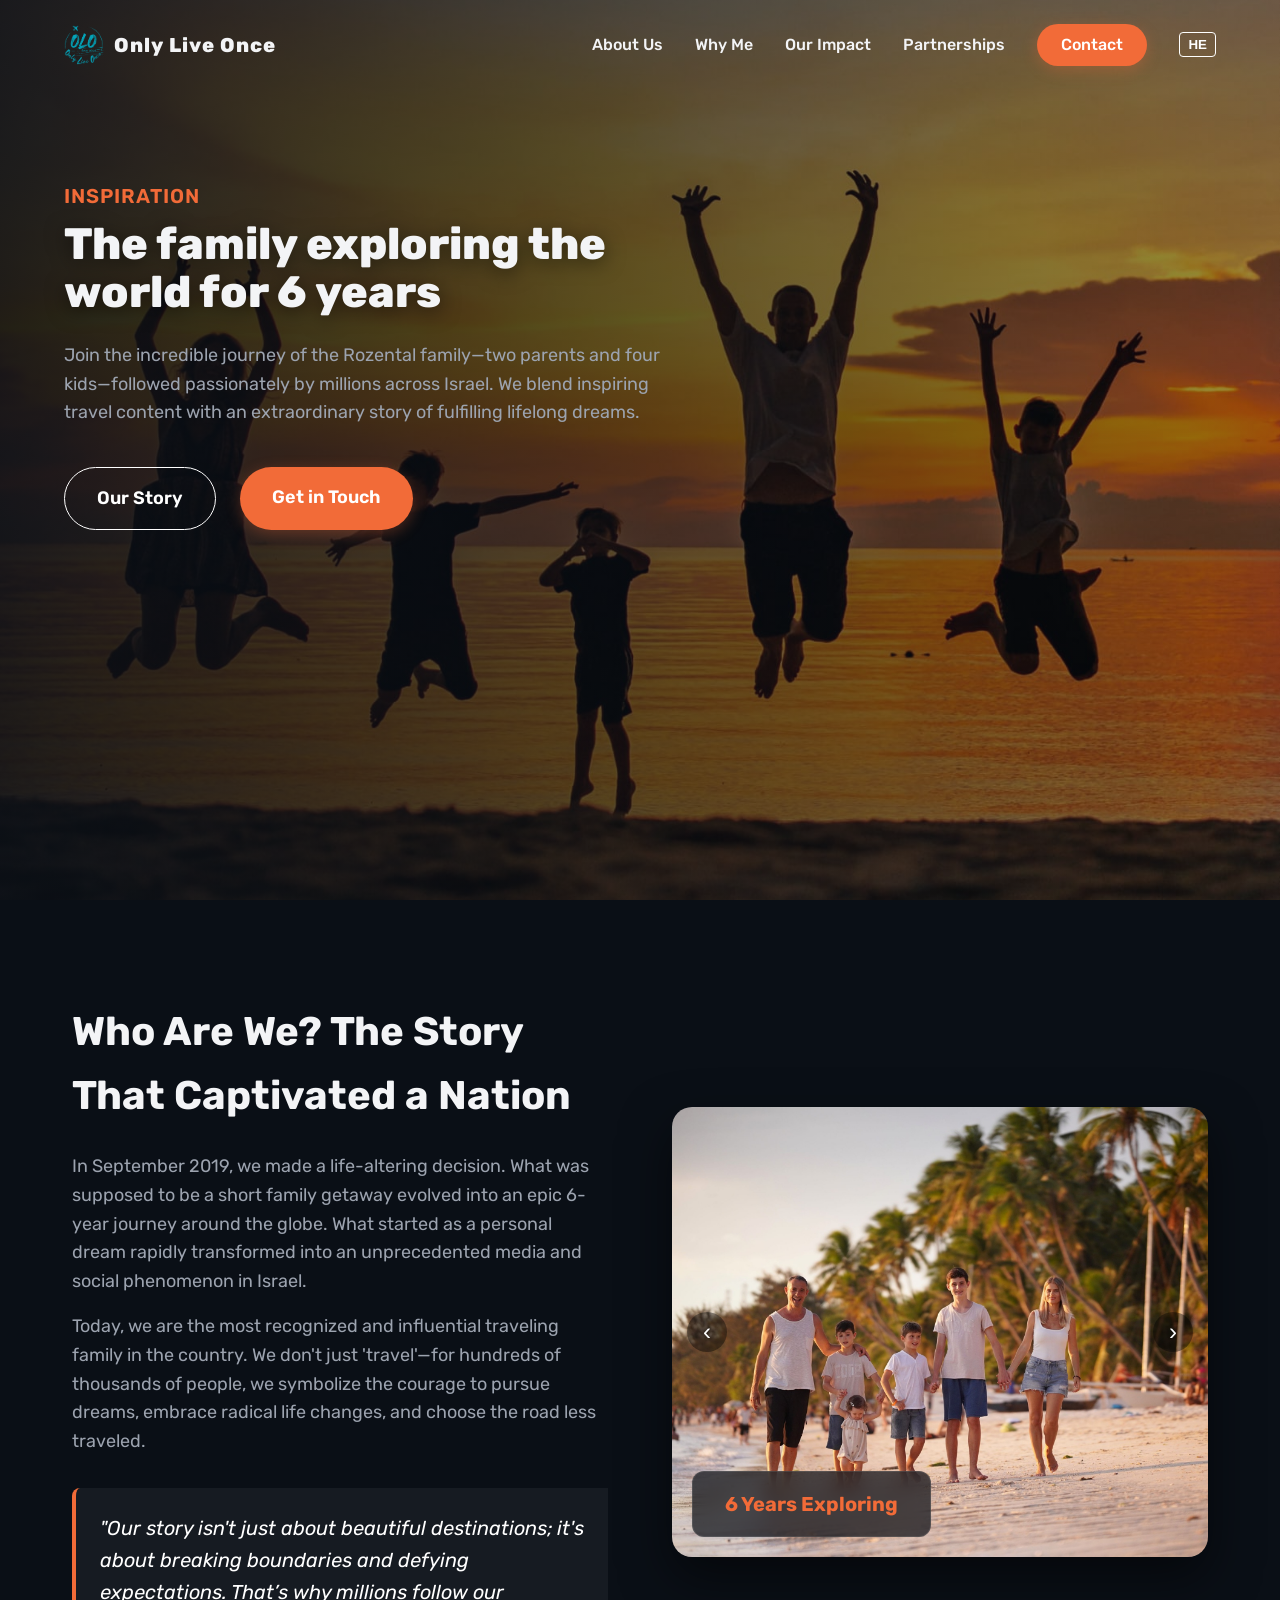
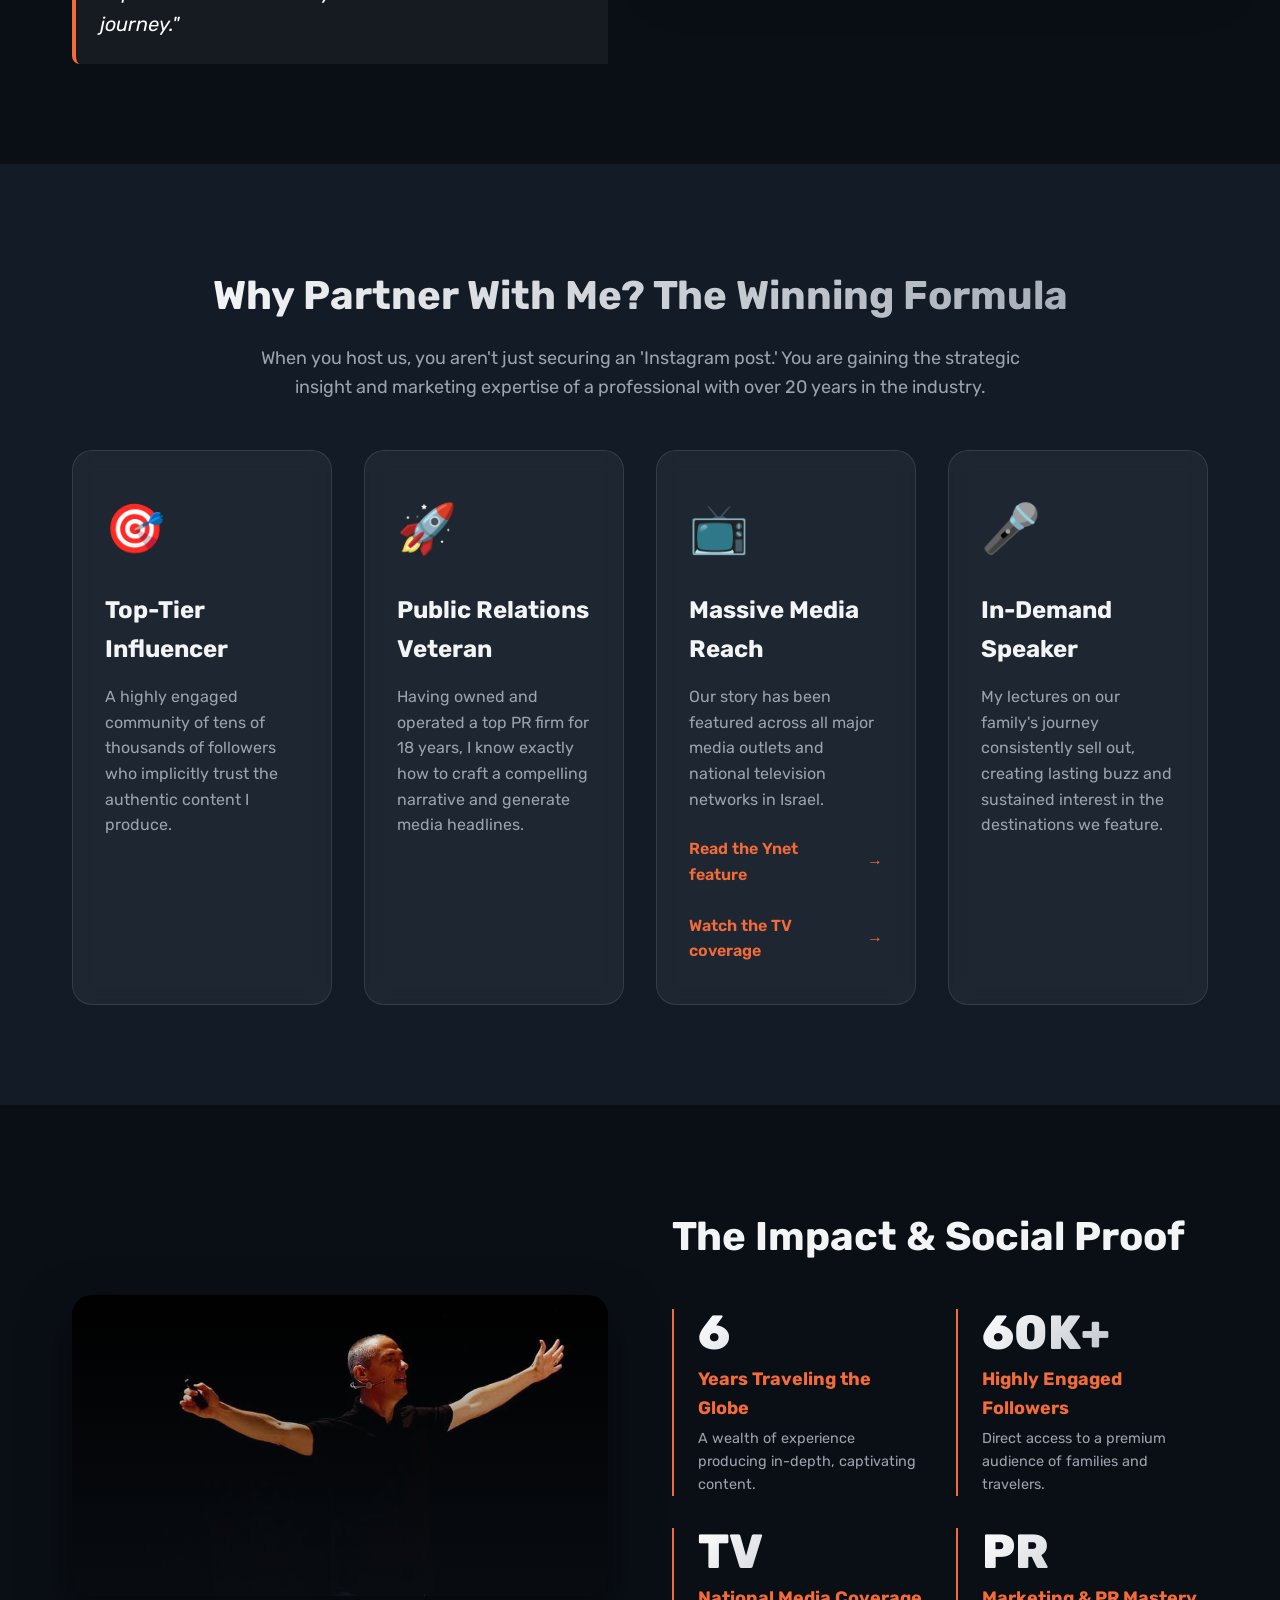
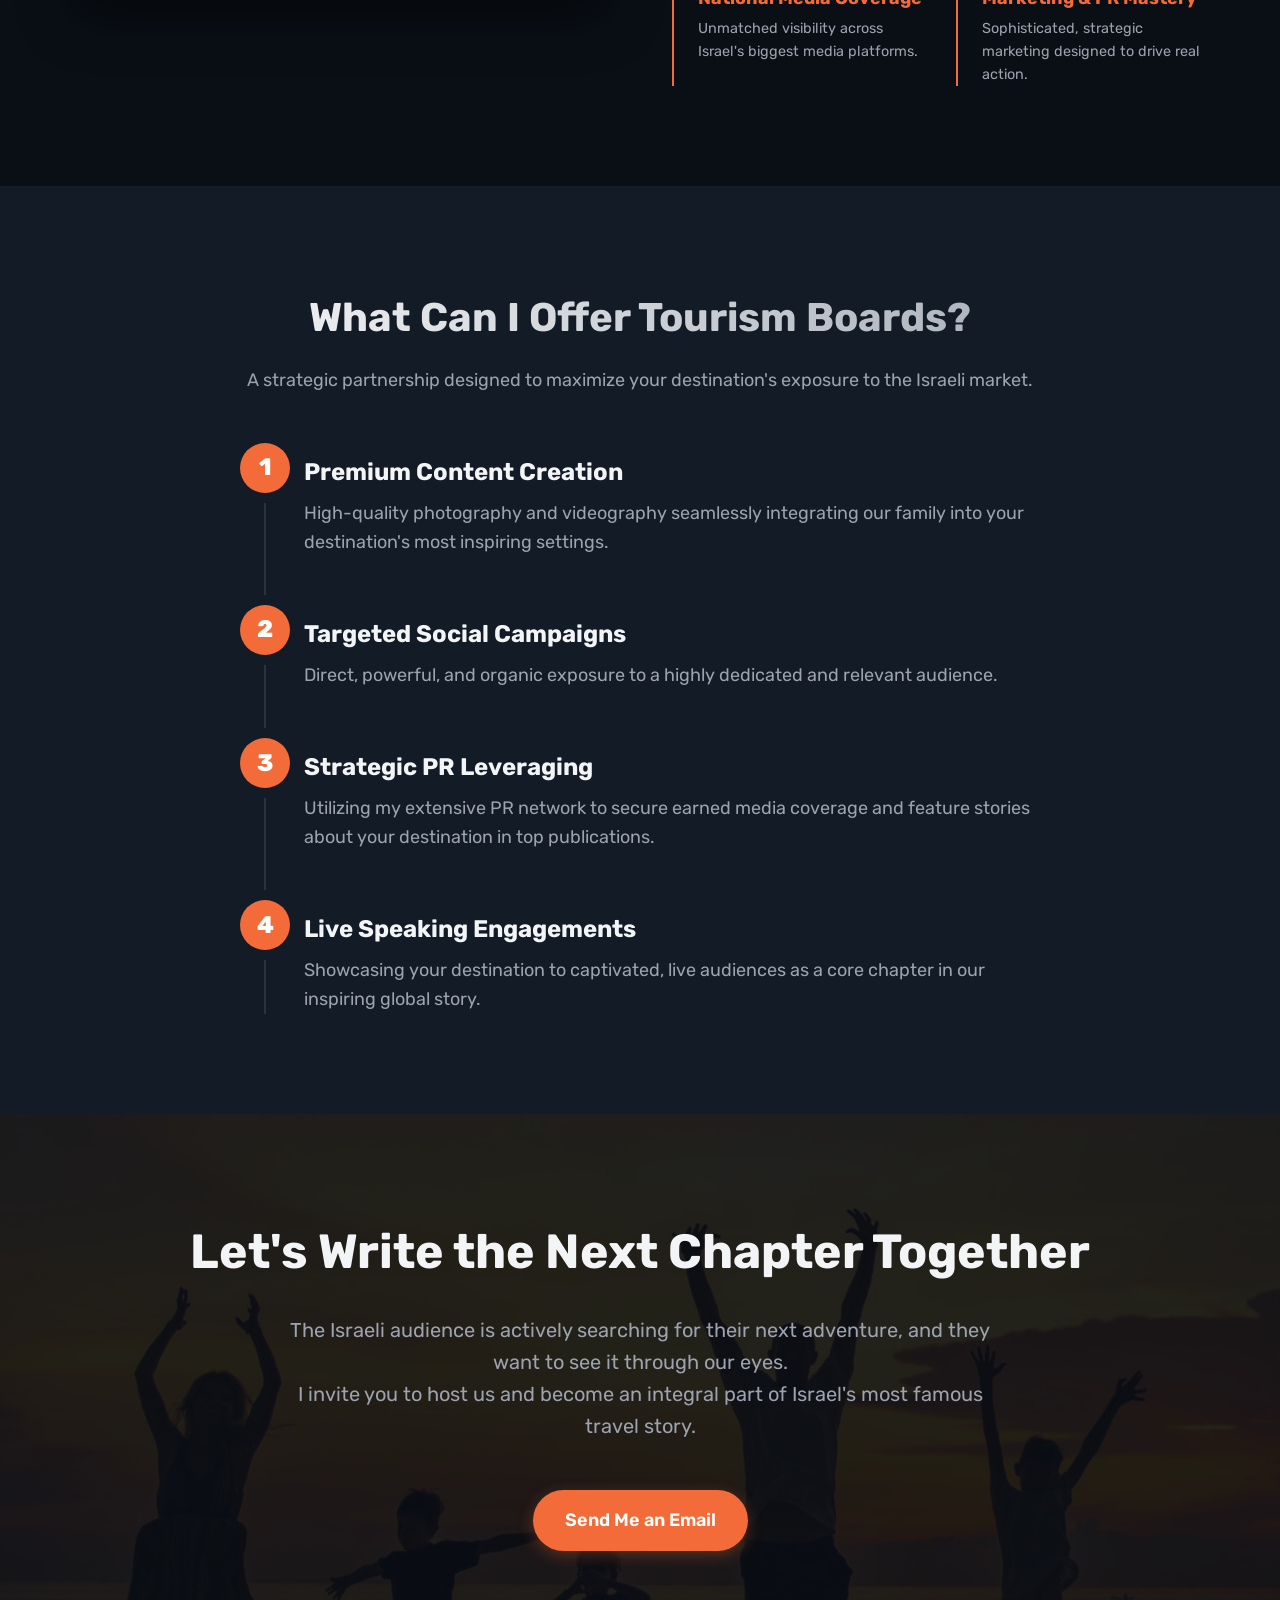
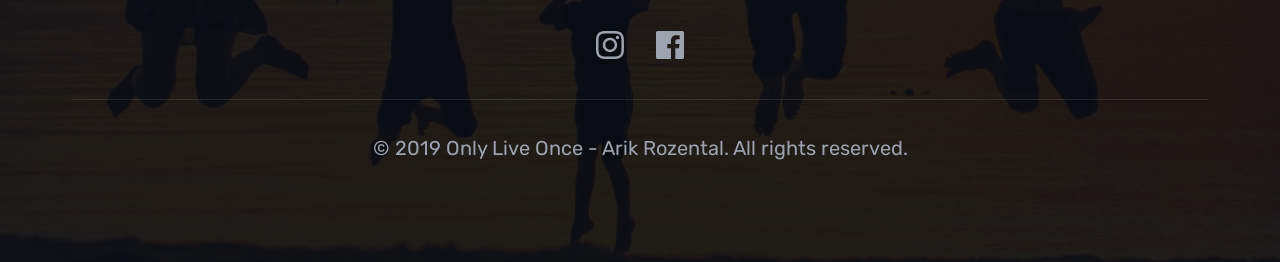
<file: index.html>
<!DOCTYPE html>
<html lang="en" dir="ltr">
<head>
    <meta charset="UTF-8">
    <meta name="viewport" content="width=device-width, initial-scale=1.0">
    <meta name="description" content="Arik Rozental - Only Live Once. The family exploring the world for over 6 years. Strategic partnerships and PR.">
    <title>Arik Rozental | Only Live Once</title>
    
    <!-- Google Fonts: Rubik -->
    <link rel="preconnect" href="https://fonts.googleapis.com">
    <link rel="preconnect" href="https://fonts.gstatic.com" crossorigin>
    <link href="https://fonts.googleapis.com/css2?family=Rubik:wght@300;400;500;600;700;800&display=swap" rel="stylesheet">
    
    <!-- Custom CSS -->
    <link rel="stylesheet" href="styles.css">
</head>
<body>

    <!-- Header / Navbar -->
    <header class="navbar">
        <div class="logo-container" style="display: flex; align-items: center; gap: 10px;">
            <a href="#" style="display: flex; align-items: center;"><img src="images/logo.png" alt="Only Live Once Logo" class="logo-img" style="height: 40px;"></a>
            <h1 class="logo" style="margin: 0; white-space: nowrap;">Only Live Once</h1>
        </div>
        <nav>
            <a href="#about" data-he="מי אנחנו" data-en="About Us">About Us</a>
            <a href="#why-me" data-he="למה לעבוד איתי" data-en="Why Me">Why Me</a>
            <a href="#stats" data-he="הוכחות" data-en="Our Impact">Our Impact</a>
            <a href="#offer" data-he="ההצעה" data-en="Partnerships">Partnerships</a>
            <a href="#contact" class="btn-primary small" data-he="יצירת קשר" data-en="Contact">Contact</a>
            <button id="lang-toggle" class="btn-lang">HE</button>
        </nav>
    </header>

    <!-- Hero Section -->
    <section class="hero">
        <div class="hero-overlay"></div>
        <div class="hero-content">
            <h2 class="subtitle" data-he="השראה" data-en="Inspiration">Inspiration</h2>
            <h1 class="hero-title" data-he="המשפחה שמטיילת בעולם כבר 6 שנים" data-en="The family exploring the world for 6 years">The family exploring the world for 6 years</h1>
            <p class="hero-desc" data-he="הצטרפו למסע של משפחת רוזנטל, זוג + 4 ילדים, שמיליוני ישראלים עוקבים אחריו באדיקות. השילוב המושלם בין תוכן מעורר השראה לסיפור מיוחד על הגשמת חלומות." data-en="Join the incredible journey of the Rozental family—two parents and four kids—followed passionately by millions across Israel. We blend inspiring travel content with an extraordinary story of fulfilling lifelong dreams.">Join the incredible journey of the Rozental family—two parents and four kids—followed passionately by millions across Israel. We blend inspiring travel content with an extraordinary story of fulfilling lifelong dreams.</p>
            <div class="hero-buttons">
                <a href="#about" class="btn-secondary" data-he="הסיפור שלנו" data-en="Our Story">Our Story</a>
                <a href="#contact" class="btn-primary" data-he="בואו נדבר" data-en="Get in Touch">Get in Touch</a>
            </div>
        </div>
    </section>

    <!-- About Us Section -->
    <section id="about" class="section about-section">
        <div class="container about-container">
            <div class="about-text">
                <h2 data-he="מי אנחנו? הסיפור שכבש את ישראל" data-en="Who Are We? The Story That Captivated a Nation">Who Are We? The Story That Captivated a Nation</h2>
                <p data-he="בספטמבר 2019 קיבלנו החלטה ששינתה את חיינו: יצאנו לטיול משפחתי של כמה חודשים, שהפך למסע משפחתי מסביב לעולם של 6 שנים. מה שהתחיל כחלום אישי, הפך במהירות לתופעה תקשורתית וחברתית חסרת תקדים בישראל." data-en="In September 2019, we made a life-altering decision. What was supposed to be a short family getaway evolved into an epic 6-year journey around the globe. What started as a personal dream rapidly transformed into an unprecedented media and social phenomenon in Israel.">In September 2019, we made a life-altering decision. What was supposed to be a short family getaway evolved into an epic 6-year journey around the globe. What started as a personal dream rapidly transformed into an unprecedented media and social phenomenon in Israel.</p>
                <p data-he='היום, אנחנו המשפחה המטיילת המוכרת והמשפיעה ביותר במדינה. אנחנו לא רק "מטיילים". אנחנו מייצגים עבור מאות אלפי ישראלים את היכולת להגשים חלומות, לבצע שינוי בחיים ולבחור בדרך אחרת.' data-en="Today, we are the most recognized and influential traveling family in the country. We don't just 'travel'—for hundreds of thousands of people, we symbolize the courage to pursue dreams, embrace radical life changes, and choose the road less traveled.">Today, we are the most recognized and influential traveling family in the country. We don't just 'travel'—for hundreds of thousands of people, we symbolize the courage to pursue dreams, embrace radical life changes, and choose the road less traveled.</p>
                <blockquote class="quote" data-he='"הסיפור שלנו הוא לא רק על מקומות, הוא על פריצת גבולות. זהו הסיפור שמיליוני ישראלים עוקבים אחריו באדיקות."' data-en='"Our story isn&apos;t just about beautiful destinations; it&apos;s about breaking boundaries and defying expectations. That’s why millions follow our journey."'>
                    "Our story isn't just about beautiful destinations; it's about breaking boundaries and defying expectations. That’s why millions follow our journey."
                </blockquote>
            </div>
            <div class="about-image carousel-container">
                <div class="carousel" dir="ltr">
                    <img src="images/1.jpg" alt="Family Journey 1" class="carousel-img">
                    <img src="images/2.jpg" alt="Family Journey 2" class="carousel-img">
                    <img src="images/3.jpg" alt="Family Journey 3" class="carousel-img">
                </div>
                <button class="carousel-btn prev" aria-label="Previous">&lsaquo;</button>
                <button class="carousel-btn next" aria-label="Next">&rsaquo;</button>
                <div class="glass-badge" data-he="6 שנות מסע" data-en="6 Years Exploring">6 Years Exploring</div>
            </div>
        </div>
    </section>

    <!-- Why Work With Me -->
    <section id="why-me" class="section why-me-section dark-bg">
        <div class="container">
            <h2 class="section-title" data-he="למה לעבוד איתי? השילוב המנצח" data-en="Why Partner With Me? The Winning Formula">Why Partner With Me? The Winning Formula</h2>
            <p class="section-subtitle" data-he='כשאתם מארחים אותנו, אתם לא מקבלים רק "פוסט באינסטגרם". אתם מקבלים חשיבה אסטרטגית עם ניסיון שיווקי של מעל 20 שנות ניסיון.' data-en="When you host us, you aren't just securing an 'Instagram post.' You are gaining the strategic insight and marketing expertise of a professional with over 20 years in the industry.">When you host us, you aren't just securing an 'Instagram post.' You are gaining the strategic insight and marketing expertise of a professional with over 20 years in the industry.</p>
            
            <div class="grid features-grid">
                <div class="card glass-card">
                    <div class="card-icon">🎯</div>
                    <h3 data-he="המשפיען המוביל בישראל" data-en="Top-Tier Influencer">Top-Tier Influencer</h3>
                    <p data-he="קהילת עוקבים של עשרות אלפים, המאופיינת במעורבות (Engagement) גבוהה במיוחד ואמון מלא בתוכן שאני מייצר." data-en="A highly engaged community of tens of thousands of followers who implicitly trust the authentic content I produce.">A highly engaged community of tens of thousands of followers who implicitly trust the authentic content I produce.</p>
                </div>
                <div class="card glass-card">
                    <div class="card-icon">🚀</div>
                    <h3 data-he="מומחה יחסי ציבור (PR)" data-en="Public Relations Veteran">Public Relations Veteran</h3>
                    <p data-he='כבעלים ומנכ"ל של משרד יחסי ציבור מוביל מזה 18 שנים, אני יודע איך "לפצח" סיפור עיתונאי וליצור כותרות.' data-en="Having owned and operated a top PR firm for 18 years, I know exactly how to craft a compelling narrative and generate media headlines.">Having owned and operated a top PR firm for 18 years, I know exactly how to craft a compelling narrative and generate media headlines.</p>
                </div>
                <div class="card glass-card">
                    <div class="card-icon">📺</div>
                    <h3 data-he="חשיפה תקשורתית רחבה" data-en="Massive Media Reach">Massive Media Reach</h3>
                    <p data-he="הסיפור שלנו פורסם בכל אמצעי התקשורת המובילים בישראל." data-en="Our story has been featured across all major media outlets and national television networks in Israel.">Our story has been featured across all major media outlets and national television networks in Israel.</p>
                    <a href="https://www.ynetnews.com/travel/article/hyrux11dg3" target="_blank" class="text-link"><span data-he="קראו ב-Ynet" data-en="Read the Ynet feature">Read the Ynet feature</span> &rarr;</a><br><br>
                    <a href="https://www.youtube.com/watch?v=_FoRsSKjGvg" target="_blank" class="text-link"><span data-he="צפו בכתבה בטלוויזיה" data-en="Watch the TV coverage">Watch the TV coverage</span> &rarr;</a>
                </div>
                <div class="card glass-card">
                    <div class="card-icon">🎤</div>
                    <h3 data-he="מרצה מבוקש" data-en="In-Demand Speaker">In-Demand Speaker</h3>
                    <p data-he='הרצאות על הסיפור האישי נמכרות מראש (Sold Out) ומייצרות "באז" מתמשך סביב היעדים בהם ביקרנו.' data-en="My lectures on our family's journey consistently sell out, creating lasting buzz and sustained interest in the destinations we feature.">My lectures on our family's journey consistently sell out, creating lasting buzz and sustained interest in the destinations we feature.</p>
                </div>
            </div>
        </div>
    </section>

    <!-- Stats & Social Proof -->
    <section id="stats" class="section stats-section">
        <div class="container stats-container">
            <div class="stats-image">
                <img src="images/tv_appearance.jpeg" alt="Arik Rozental Lecturer" loading="lazy">
            </div>
            <div class="stats-content">
                <h2 data-he="המספרים וההוכחות (Social Proof)" data-en="The Impact & Social Proof">The Impact & Social Proof</h2>
                <div class="stats-grid">
                    <div class="stat-item">
                        <div class="stat-number">6</div>
                        <div class="stat-label" data-he="שנות מסע ברחבי העולם" data-en="Years Traveling the Globe">Years Traveling the Globe</div>
                        <div class="stat-desc" data-he="ניסיון עשיר ויכולת לייצר תוכן עומק" data-en="A wealth of experience producing in-depth, captivating content.">A wealth of experience producing in-depth, captivating content.</div>
                    </div>
                    <div class="stat-item">
                        <div class="stat-number">60K+</div>
                        <div class="stat-label" data-he="עשרות אלפי עוקבים" data-en="Highly Engaged Followers">Highly Engaged Followers</div>
                        <div class="stat-desc" data-he="חשיפה ישירה לקהל יעד איכותי" data-en="Direct access to a premium audience of families and travelers.">Direct access to a premium audience of families and travelers.</div>
                    </div>
                    <div class="stat-item">
                        <div class="stat-number">TV</div>
                        <div class="stat-label" data-he="סיקור תקשורתי ארצי" data-en="National Media Coverage">National Media Coverage</div>
                        <div class="stat-desc" data-he="חשיפה ארצית בכל ערוצי המדיה" data-en="Unmatched visibility across Israel's biggest media platforms.">Unmatched visibility across Israel's biggest media platforms.</div>
                    </div>
                    <div class="stat-item">
                        <div class="stat-number">PR</div>
                        <div class="stat-label" data-he="מומחיות בשיווק ויח&quot;צ" data-en="Marketing & PR Mastery">Marketing & PR Mastery</div>
                        <div class="stat-desc" data-he='שיווק חכם, מתוחכם ומניע לפעולה' data-en="Sophisticated, strategic marketing designed to drive real action.">Sophisticated, strategic marketing designed to drive real action.</div>
                    </div>
                </div>
            </div>
        </div>
    </section>

    <!-- What I Offer -->
    <section id="offer" class="section offer-section dark-bg">
        <div class="container">
            <h2 class="section-title" data-he="מה אני מציע לגופי תיירות?" data-en="What Can I Offer Tourism Boards?">What Can I Offer Tourism Boards?</h2>
            <p class="section-subtitle" data-he="שותפות אסטרטגית שמעניקה חשיפה מקסימלית בקרב קהל היעד הישראלי" data-en="A strategic partnership designed to maximize your destination's exposure to the Israeli market.">A strategic partnership designed to maximize your destination's exposure to the Israeli market.</p>
            
            <div class="offer-steps">
                <div class="step">
                    <div class="step-number">1</div>
                    <h3 data-he="הפקת תוכן ויזואלי ברמה גבוהה" data-en="Premium Content Creation">Premium Content Creation</h3>
                    <p data-he="צילומים וסרטונים המשלבים את המשפחה בסיטואציות מעוררות השראה אצלכם." data-en="High-quality photography and videography seamlessly integrating our family into your destination's most inspiring settings.">High-quality photography and videography seamlessly integrating our family into your destination's most inspiring settings.</p>
                </div>
                <div class="step">
                    <div class="step-number">2</div>
                    <h3 data-he="קמפיין ברשתות החברתיות" data-en="Targeted Social Campaigns">Targeted Social Campaigns</h3>
                    <p data-he="חשיפה ישירה, אורגנית ועוצמתית לקהל העוקבים האדוק שלנו." data-en="Direct, powerful, and organic exposure to a highly dedicated and relevant audience.">Direct, powerful, and organic exposure to a highly dedicated and relevant audience.</p>
                </div>
                <div class="step">
                    <div class="step-number">3</div>
                    <h3 data-he="מינוף תקשורתי" data-en="Strategic PR Leveraging">Strategic PR Leveraging</h3>
                    <p data-he='שימוש בניסיון שלי כאיש יח"צ כדי להכניס כתבות וסיפורים על האירוח שלכם למדיה.' data-en="Utilizing my extensive PR network to secure earned media coverage and feature stories about your destination in top publications.">Utilizing my extensive PR network to secure earned media coverage and feature stories about your destination in top publications.</p>
                </div>
                <div class="step">
                    <div class="step-number">4</div>
                    <h3 data-he="שילוב בהרצאות" data-en="Live Speaking Engagements">Live Speaking Engagements</h3>
                    <p data-he="הצגת היעד שלכם כחלק מהסיפור האישי שלי מול קהל חי ומעורב." data-en="Showcasing your destination to captivated, live audiences as a core chapter in our inspiring global story.">Showcasing your destination to captivated, live audiences as a core chapter in our inspiring global story.</p>
                </div>
            </div>
        </div>
    </section>

    <!-- CTA & Footer -->
    <footer id="contact" class="footer">
        <div class="container">
            <h2 data-he="בואו ניצור את הסיפור הבא יחד" data-en="Let's Write the Next Chapter Together">Let's Write the Next Chapter Together</h2>
            <p data-he="הקהל הישראלי מחפש את היעד הבא שלו, והוא מחפש אותו דרך העיניים שלנו.<br>אני מזמין אתכם לארח אותנו ולהפוך לחלק מהמסע ומהסיפור המפורסם ביותר בישראל." data-en="The Israeli audience is actively searching for their next adventure, and they want to see it through our eyes.<br>I invite you to host us and become an integral part of Israel's most famous travel story.">The Israeli audience is actively searching for their next adventure, and they want to see it through our eyes.<br>I invite you to host us and become an integral part of Israel's most famous travel story.</p>
            <div class="cta-buttons">
                <a href="mailto:arik.rozental@gmail.com" class="btn-primary" style="margin-bottom: 1rem; display: inline-block;">
                    <span data-he="שלחו לי אימייל" data-en="Send Me an Email">Send Me an Email</span>
                </a>
            </div>
            
            <div class="social-links">
                <a href="https://instagram.com/olo_only.live.once" target="_blank" aria-label="Instagram">
                    <svg xmlns="http://www.w3.org/2000/svg" width="28" height="28" viewBox="0 0 24 24" fill="currentColor"><path d="M12 2.163c3.204 0 3.584.012 4.85.07 3.252.148 4.771 1.691 4.919 4.919.058 1.265.069 1.645.069 4.849 0 3.205-.012 3.584-.069 4.849-.149 3.225-1.664 4.771-4.919 4.919-1.266.058-1.644.07-4.85.07-3.204 0-3.584-.012-4.849-.07-3.26-.149-4.771-1.699-4.919-4.92-.058-1.265-.07-1.644-.07-4.849 0-3.204.013-3.583.07-4.849.149-3.227 1.664-4.771 4.919-4.919 1.266-.057 1.645-.069 4.849-.069zm0-2.163c-3.259 0-3.667.014-4.947.072-4.358.2-6.78 2.618-6.98 6.98-.059 1.281-.073 1.689-.073 4.948 0 3.259.014 3.668.072 4.948.2 4.358 2.618 6.78 6.98 6.98 1.281.058 1.689.072 4.948.072 3.259 0 3.668-.014 4.948-.072 4.354-.2 6.782-2.618 6.979-6.98.059-1.28.073-1.689.073-4.948 0-3.259-.014-3.667-.072-4.947-.196-4.354-2.617-6.78-6.979-6.98-1.281-.059-1.69-.073-4.949-.073zm0 5.838c-3.403 0-6.162 2.759-6.162 6.162s2.759 6.163 6.162 6.163 6.162-2.759 6.162-6.163c0-3.403-2.759-6.162-6.162-6.162zm0 10.162c-2.209 0-4-1.79-4-4s1.791-4 4-4 4 1.79 4 4-1.791 4-4 4zm6.406-11.845c-.796 0-1.441.645-1.441 1.44s.645 1.44 1.441 1.44c.795 0 1.439-.645 1.439-1.44s-.644-1.44-1.439-1.44z"/></svg>
                </a>
                <a href="https://www.facebook.com/OLO.Only.Live.Once.1/" target="_blank" aria-label="Facebook">
                    <svg xmlns="http://www.w3.org/2000/svg" width="28" height="28" viewBox="0 0 24 24" fill="currentColor"><path d="M22.675 0h-21.35c-.732 0-1.325.593-1.325 1.325v21.351c0 .731.593 1.324 1.325 1.324h11.495v-9.294h-3.128v-3.622h3.128v-2.671c0-3.1 1.893-4.788 4.659-4.788 1.325 0 2.463.099 2.795.143v3.24l-1.918.001c-1.504 0-1.795.715-1.795 1.763v2.312h3.587l-.467 3.622h-3.12v9.293h6.116c.73 0 1.323-.593 1.323-1.325v-21.35c0-.732-.593-1.325-1.325-1.325z"/></svg>
                </a>
            </div>
            
            <div class="footer-bottom">
                <p data-he="&copy; 2019 Only Live Once - אריק רוזנטל. כל הזכויות שמורות." data-en="&copy; 2019 Only Live Once - Arik Rozental. All rights reserved.">&copy; 2019 Only Live Once - Arik Rozental. All rights reserved.</p>
            </div>
        </div>
    </footer>

    <!-- Interactive Scripts -->
    <script>
        // Smooth scrolling
        document.querySelectorAll('a[href^="#"]').forEach(anchor => {
            anchor.addEventListener('click', function (e) {
                e.preventDefault();
                document.querySelector(this.getAttribute('href')).scrollIntoView({
                    behavior: 'smooth'
                });
            });
        });

        // Navbar scroll effect
        const navbar = document.querySelector('.navbar');
        window.addEventListener('scroll', () => {
            if (window.scrollY > 50) {
                navbar.classList.add('scrolled');
            } else {
                navbar.classList.remove('scrolled');
            }
        });

        // Language Toggle Logic
        const langToggle = document.getElementById('lang-toggle');
        let currentLang = 'en'; // DEFAULT IS ENGLISH

        langToggle.addEventListener('click', () => {
            currentLang = currentLang === 'en' ? 'he' : 'en';
            
            // Update html direction and language
            document.documentElement.lang = currentLang;
            document.documentElement.dir = currentLang === 'he' ? 'rtl' : 'ltr';
            
            // Update button text
            langToggle.textContent = currentLang === 'he' ? 'EN' : 'HE';

            // Update all translatable elements
            document.querySelectorAll('[data-he]').forEach(el => {
                if (el.tagName === 'BR') return; // skip if somehow selected
                el.innerHTML = el.getAttribute(`data-${currentLang}`);
            });
        });

        // Carousel Logic
        const carousel = document.querySelector('.carousel');
        const slides = document.querySelectorAll('.carousel-img');
        const prevBtn = document.querySelector('.carousel-btn.prev');
        const nextBtn = document.querySelector('.carousel-btn.next');
        let currentSlide = 0;

        function updateCarousel() {
            carousel.style.transform = `translateX(${-currentSlide * 100}%)`;
        }

        nextBtn.addEventListener('click', () => {
            currentSlide++;
            if (currentSlide >= slides.length) currentSlide = 0;
            updateCarousel();
        });

        prevBtn.addEventListener('click', () => {
            currentSlide--;
            if (currentSlide < 0) currentSlide = slides.length - 1;
            updateCarousel();
        });

        // Auto-play carousel
        setInterval(() => {
            currentSlide++;
            if (currentSlide >= slides.length) currentSlide = 0;
            updateCarousel();
        }, 5000);
    </script>
</body>
</html>
</file>
<file: styles.css>
/* ------------------------
   CSS Variables & Reset
------------------------ */
:root {
    --primary: #f26b38;      /* Vibrant Orange/Sunset */
    --primary-hover: #d95627;
    --dark-bg: #0a0f16;      /* Deep Navy/Black */
    --dark-bg-secondary: #121b26;
    --text-light: #f3f4f6;
    --text-gray: #9ca3af;
    --white: #ffffff;
    --glass-bg: rgba(255, 255, 255, 0.05);
    --glass-border: rgba(255, 255, 255, 0.1);
    --transition: all 0.3s ease;
}

* {
    margin: 0;
    padding: 0;
    box-sizing: border-box;
}

body {
    font-family: 'Rubik', sans-serif;
    background-color: var(--dark-bg);
    color: var(--text-light);
    line-height: 1.6;
    overflow-x: hidden;
}

img {
    max-width: 100%;
    display: block;
}

a {
    text-decoration: none;
    color: inherit;
    transition: var(--transition);
}

.container {
    max-width: 1200px;
    margin: 0 auto;
    padding: 0 2rem;
}

.section {
    padding: 100px 0;
}

.section-title {
    font-size: 2.5rem;
    font-weight: 700;
    margin-bottom: 1rem;
    text-align: center;
    background: linear-gradient(90deg, var(--white), var(--text-gray));
    -webkit-background-clip: text;
    -webkit-text-fill-color: transparent;
}

.section-subtitle {
    text-align: center;
    font-size: 1.125rem;
    color: var(--text-gray);
    margin-bottom: 3rem;
    max-width: 800px;
    margin-left: auto;
    margin-right: auto;
}

/* ------------------------
   Buttons
------------------------ */
.btn-primary, .btn-secondary, .btn-whatsapp {
    display: inline-block;
    padding: 1rem 2rem;
    border-radius: 50px;
    font-weight: 600;
    font-size: 1.125rem;
    cursor: pointer;
    text-align: center;
    transition: var(--transition);
}

.btn-primary.small {
    padding: 0.5rem 1.5rem;
    font-size: 1rem;
}

.btn-primary {
    background-color: var(--primary);
    color: var(--white);
    border: none;
    box-shadow: 0 4px 15px rgba(242, 107, 56, 0.3);
}

.btn-primary:hover {
    background-color: var(--primary-hover);
    transform: translateY(-2px);
    box-shadow: 0 6px 20px rgba(242, 107, 56, 0.4);
}

.btn-secondary {
    background-color: transparent;
    color: var(--white);
    border: 1px solid var(--white);
}

.btn-secondary:hover {
    background-color: var(--white);
    color: var(--dark-bg);
}

.btn-whatsapp {
    background-color: #25D366;
    color: white;
    box-shadow: 0 4px 15px rgba(37, 211, 102, 0.3);
    font-size: 1.25rem;
}

.btn-whatsapp:hover {
    background-color: #128C7E;
    transform: scale(1.05);
}

/* ------------------------
   Navbar
------------------------ */
.navbar {
    position: fixed;
    top: 0;
    width: 100%;
    display: flex;
    justify-content: space-between;
    align-items: center;
    padding: 1.5rem 4rem;
    z-index: 1000;
    transition: var(--transition);
}

.navbar.scrolled {
    background-color: rgba(10, 15, 22, 0.9);
    backdrop-filter: blur(10px);
    padding: 1rem 4rem;
    border-bottom: 1px solid var(--glass-border);
}

.logo {
    font-weight: 800;
    font-size: 1.25rem;
    letter-spacing: 1px;
}

.navbar nav {
    display: flex;
    gap: 2rem;
    align-items: center;
}

.navbar nav a {
    font-weight: 500;
}

.navbar nav a:hover:not(.btn-primary) {
    color: var(--primary);
}

.btn-lang {
    background: transparent;
    color: var(--white);
    border: 1px solid var(--white);
    border-radius: 4px;
    padding: 0.25rem 0.5rem;
    font-weight: 700;
    cursor: pointer;
    transition: var(--transition);
}

.btn-lang:hover {
    background: var(--white);
    color: var(--dark-bg);
}

/* ------------------------
   Hero Section
------------------------ */
.hero {
    height: 100vh;
    min-height: 700px;
    display: flex;
    align-items: flex-start;
    position: relative;
    background: url('images/hero_bg.jpeg') center/cover no-repeat;
    padding-top: 180px;
}

.hero-overlay {
    position: absolute;
    inset: 0;
    background: linear-gradient(to right, rgba(10, 15, 22, 0.9) 0%, rgba(10, 15, 22, 0.4) 100%);
    z-index: 1;
}

.hero-content {
    position: relative;
    z-index: 2;
    max-width: 800px;
    padding: 0 4rem;
    animation: fadeInUp 1s ease forwards;
}

.hero .subtitle {
    font-size: 1.25rem;
    color: var(--primary);
    margin-bottom: 0.5rem;
    font-weight: 600;
    text-transform: uppercase;
    letter-spacing: 1px;
}

.hero-title {
    font-size: 3.5rem;
    font-weight: 800;
    line-height: 1.1;
    margin-bottom: 1.5rem;
    text-shadow: 0 4px 20px rgba(0,0,0,0.5);
}

.hero-desc {
    font-size: 1.125rem;
    color: var(--text-gray);
    margin-bottom: 2.5rem;
    max-width: 600px;
}

.hero-buttons {
    display: flex;
    gap: 1.5rem;
}

@keyframes fadeInUp {
    from { opacity: 0; transform: translateY(30px); }
    to { opacity: 1; transform: translateY(0); }
}

/* ------------------------
   About Section
------------------------ */
.about-container {
    display: grid;
    grid-template-columns: 1fr 1fr;
    gap: 4rem;
    align-items: center;
}

.about-text h2 {
    font-size: 2.5rem;
    margin-bottom: 1.5rem;
}

.about-text p {
    font-size: 1.125rem;
    color: var(--text-gray);
    margin-bottom: 1rem;
}

.quote {
    margin-top: 2rem;
    padding: 1.5rem;
    border-right: 4px solid var(--primary);
    background: var(--glass-bg);
    border-radius: 0 8px 8px 0;
    font-size: 1.25rem;
    font-style: italic;
    color: var(--white);
}

.about-image {
    position: relative;
    border-radius: 20px;
    overflow: hidden;
    box-shadow: 0 20px 50px rgba(0,0,0,0.5);
}

/* Carousel Specific */
.carousel-container {
    height: 450px;
    position: relative;
    border-radius: 20px;
    overflow: hidden;
    box-shadow: 0 20px 50px rgba(0,0,0,0.5);
}

.carousel {
    display: flex;
    width: 100%;
    height: 100%;
    transition: transform 0.5s ease-in-out;
}

.carousel-img {
    min-width: 100%;
    height: 100%;
    object-fit: cover;
}

.carousel-btn {
    position: absolute;
    top: 50%;
    transform: translateY(-50%);
    background: rgba(0, 0, 0, 0.4);
    color: white;
    border: none;
    cursor: pointer;
    width: 40px;
    height: 40px;
    border-radius: 50%;
    font-size: 1.5rem;
    z-index: 10;
    display: flex;
    align-items: center;
    justify-content: center;
    transition: var(--transition);
}

.carousel-btn:hover {
    background: var(--primary);
}

.carousel-btn.prev {
    left: 15px;
}

.carousel-btn.next {
    right: 15px;
}

.glass-badge {
    position: absolute;
    bottom: 20px;
    left: 20px;
    background: rgba(10, 15, 22, 0.7);
    backdrop-filter: blur(10px);
    padding: 1rem 2rem;
    border-radius: 12px;
    border: 1px solid var(--glass-border);
    font-weight: 700;
    font-size: 1.25rem;
    color: var(--primary);
}

/* ------------------------
   Why Me / Grid Features
------------------------ */
.dark-bg {
    background-color: var(--dark-bg-secondary);
}

.grid {
    display: grid;
    grid-template-columns: repeat(auto-fit, minmax(250px, 1fr));
    gap: 2rem;
}

.glass-card {
    background: var(--glass-bg);
    border: 1px solid var(--glass-border);
    border-radius: 20px;
    padding: 2.5rem 2rem;
    transition: var(--transition);
    backdrop-filter: blur(10px);
}

.glass-card:hover {
    transform: translateY(-10px);
    background: rgba(255, 255, 255, 0.08);
    border-color: rgba(255, 255, 255, 0.2);
}

.card-icon {
    font-size: 3rem;
    margin-bottom: 1.5rem;
}

.glass-card h3 {
    font-size: 1.5rem;
    margin-bottom: 1rem;
}

.glass-card p {
    color: var(--text-gray);
    margin-bottom: 1.5rem;
}

.text-link {
    color: var(--primary);
    font-weight: 600;
    display: inline-flex;
    align-items: center;
    gap: 0.5rem;
}

.text-link:hover {
    color: var(--white);
}

/* ------------------------
   Stats Section
------------------------ */
.stats-container {
    display: grid;
    grid-template-columns: 1fr 1fr;
    gap: 4rem;
    align-items: center;
}

.stats-image {
    border-radius: 20px;
    overflow: hidden;
    box-shadow: 0 20px 50px rgba(0,0,0,0.5);
    position: relative;
}

.stats-image::after {
    content: '';
    position: absolute;
    inset: 0;
    background: linear-gradient(to top, rgba(10,15,22,0.8), transparent);
}

.stats-content h2 {
    font-size: 2.5rem;
    margin-bottom: 2.5rem;
}

.stats-grid {
    display: grid;
    grid-template-columns: 1fr 1fr;
    gap: 2rem;
}

.stat-item {
    border-right: 2px solid var(--primary);
    padding-right: 1.5rem;
}

.stat-number {
    font-size: 3rem;
    font-weight: 800;
    color: var(--white);
    line-height: 1;
    margin-bottom: 0.5rem;
    background: linear-gradient(135deg, var(--white), var(--text-gray));
    -webkit-background-clip: text;
    -webkit-text-fill-color: transparent;
}

.stat-label {
    font-size: 1.125rem;
    font-weight: 700;
    color: var(--primary);
    margin-bottom: 0.25rem;
}

.stat-desc {
    color: var(--text-gray);
    font-size: 0.9rem;
}

/* ------------------------
   Offer Section
------------------------ */
.offer-steps {
    max-width: 800px;
    margin: 0 auto;
    position: relative;
}

.offer-steps::before {
    content: '';
    position: absolute;
    top: 0;
    bottom: 0;
    right: 24px;
    width: 2px;
    background: var(--glass-border);
}

.step {
    position: relative;
    padding-right: 4rem;
    margin-bottom: 3rem;
}

.step:last-child {
    margin-bottom: 0;
}

.step-number {
    position: absolute;
    right: 0;
    top: 0;
    width: 50px;
    height: 50px;
    background: var(--primary);
    color: var(--white);
    border-radius: 50%;
    display: flex;
    align-items: center;
    justify-content: center;
    font-size: 1.5rem;
    font-weight: 800;
    box-shadow: 0 0 0 10px var(--dark-bg-secondary);
}

.step h3 {
    font-size: 1.5rem;
    margin-bottom: 0.5rem;
    padding-top: 10px;
}

.step p {
    color: var(--text-gray);
    font-size: 1.125rem;
}

/* ------------------------
   Footer / CTA
------------------------ */
.footer {
    padding: 100px 0 50px;
    background: url('images/hero_bg.jpeg') center/cover no-repeat;
    position: relative;
    text-align: center;
}

.footer::before {
    content: '';
    position: absolute;
    inset: 0;
    background: rgba(10, 15, 22, 0.9);
}

.footer .container {
    position: relative;
    z-index: 2;
}

.footer h2 {
    font-size: 3rem;
    margin-bottom: 1.5rem;
}

.footer p {
    font-size: 1.25rem;
    color: var(--text-gray);
    margin-bottom: 3rem;
    max-width: 700px;
    margin-left: auto;
    margin-right: auto;
}

.cta-buttons {
    margin-bottom: 4rem;
}

.social-links {
    display: flex;
    justify-content: center;
    gap: 2rem;
    margin-bottom: 2rem;
}

.social-links a {
    color: var(--text-gray);
    font-weight: 600;
    text-transform: uppercase;
    letter-spacing: 1px;
}

.social-links a:hover {
    color: var(--primary);
}

.footer-bottom {
    border-top: 1px solid var(--glass-border);
    padding-top: 2rem;
    color: var(--text-gray);
    font-size: 0.9rem;
}

/* ------------------------
   LTR Support (English)
------------------------ */
html[dir="ltr"] .hero-title {
    font-size: 2.75rem; /* Make English text fit perfectly without massive wrapping */
}

html[dir="ltr"] .offer-steps::before {
    right: auto;
    left: 24px;
}

html[dir="ltr"] .step {
    padding-right: 0;
    padding-left: 4rem;
}

html[dir="ltr"] .step-number {
    right: auto;
    left: 0;
}

html[dir="ltr"] .quote {
    border-right: none;
    border-left: 4px solid var(--primary);
    border-radius: 8px 0 0 8px;
}

html[dir="ltr"] .stat-item {
    border-right: none;
    border-left: 2px solid var(--primary);
    padding-right: 0;
    padding-left: 1.5rem;
}



/* ------------------------
   Responsive Design
------------------------ */
@media (max-width: 992px) {
    .hero-title { font-size: 3.5rem; }
    html[dir="ltr"] .hero-title { font-size: 2.75rem; }
    .about-container, .stats-container { grid-template-columns: 1fr; gap: 3rem; }
    .stats-image { order: -1; }
    .hero-content { padding: 0 2rem; }
    .navbar { padding: 1rem 2rem; }
    .carousel-container { height: 400px; }
}

@media (max-width: 768px) {
    .navbar nav a { display: none; } /* Hide text links on mobile */
    /* Ensure lang button is visible */
    .navbar nav { gap: 1rem; }
    
    .logo { font-size: 1.1rem; }
    .logo-img { height: 32px !important; }
    .hero { padding-top: 120px; min-height: auto; padding-bottom: 60px; }
    .hero-title { font-size: 2.5rem; }
    html[dir="ltr"] .hero-title { font-size: 2rem; }
    .hero-desc { font-size: 1rem; margin-bottom: 2rem; }
    .hero-buttons { flex-direction: column; width: 100%; }
    .hero-buttons .btn-primary, .hero-buttons .btn-secondary { width: 100%; }
    
    .carousel-container { height: 300px; }
    .carousel-btn { width: 35px; height: 35px; font-size: 1.2rem; }

    .section { padding: 60px 0; }
    .section-title { font-size: 2rem; }
    .footer h2 { font-size: 2rem; }
    
    .offer-steps::before { right: 20px; }
    html[dir="ltr"] .offer-steps::before { left: 20px; right: auto; }
    
    .step { padding-right: 3.5rem; }
    html[dir="ltr"] .step { padding-left: 3.5rem; padding-right: 0; }
    
    .step-number { width: 40px; height: 40px; font-size: 1.25rem; }
    
    .glass-badge { position: relative; bottom: auto; left: auto; display: block; text-align: center; border-radius: 0 0 20px 20px; padding: 0.75rem 1rem; font-size: 1.1rem; }
}

@media (max-width: 480px) {
    .hero { padding-top: 100px; }
    .hero-title { font-size: 2rem; }
    html[dir="ltr"] .hero-title { font-size: 1.75rem; }
    
    .carousel-container { height: 250px; }

    .stats-grid { grid-template-columns: 1fr; }
    .stat-item { border-right: none; border-bottom: 2px solid var(--primary); padding-right: 0; padding-bottom: 1.5rem; margin-bottom: 1.5rem; text-align: center; }
    .stat-item:last-child { border-bottom: none; margin-bottom: 0; padding-bottom: 0; }
    html[dir="ltr"] .stat-item { border-left: none; }
}
</file>
